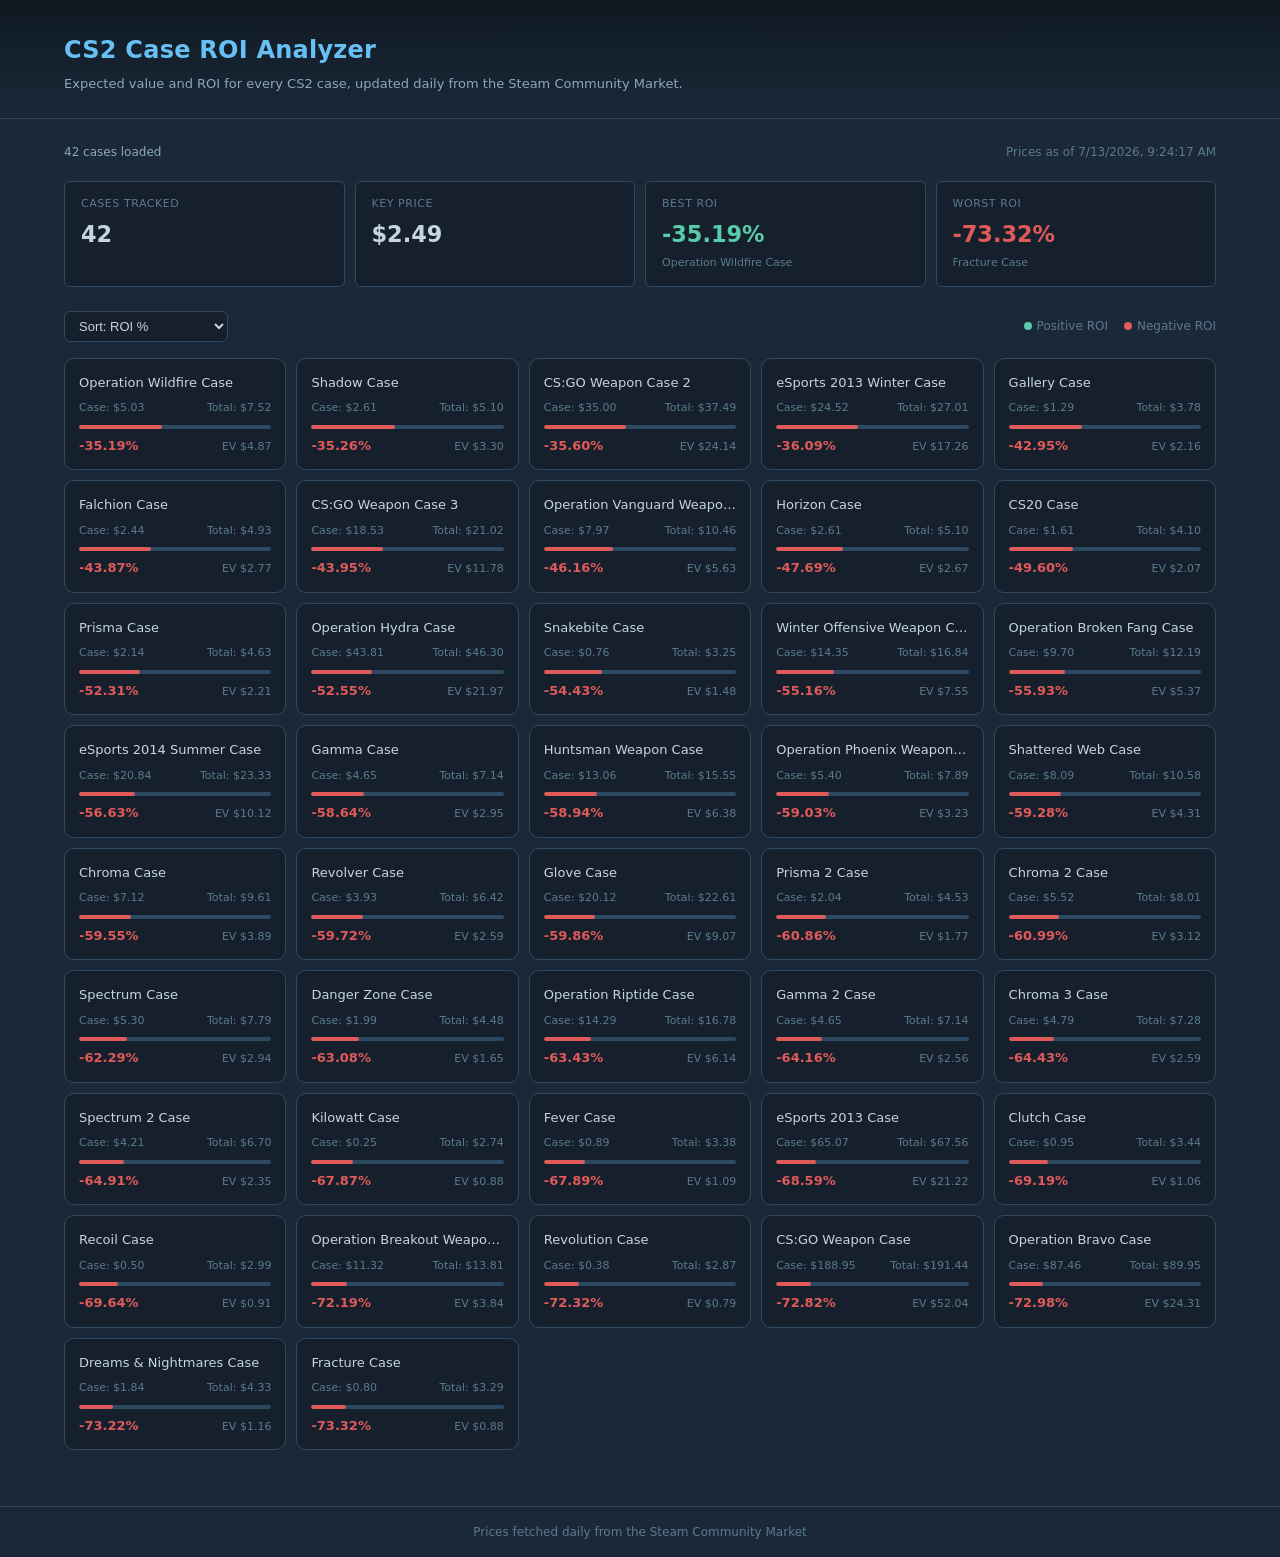
<file: index.html>
<!DOCTYPE html>
<html lang="en">
<head>
  <meta charset="UTF-8" />
  <meta name="viewport" content="width=device-width, initial-scale=1.0" />
  <title>CS2 Case ROI Analyzer</title>
  <link rel="stylesheet" href="style.css" />
</head>
<body>

  <!-- ── Header ────────────────────────────────────────────────────────────── -->
  <header>
    <div class="header-inner">
      <div class="header-title">
        <h1>CS2 Case ROI Analyzer</h1>
      </div>
      <p class="header-sub">
        Expected value and ROI for every CS2 case, updated daily from the Steam Community Market.
      </p>
    </div>
  </header>

  <!-- ── Main ──────────────────────────────────────────────────────────────── -->
  <main>

    <!-- Status bar -->
    <div class="status-bar">
      <span id="status-text" class="status-text">Loading prices...</span>
      <span id="last-updated" class="last-updated"></span>
    </div>

    <!-- Summary metrics -->
    <section class="metrics-row" id="metrics-row">
      <div class="metric-card">
        <div class="metric-label">Cases tracked</div>
        <div class="metric-value" id="metric-cases">--</div>
      </div>
      <div class="metric-card">
        <div class="metric-label">Key price</div>
        <div class="metric-value">$2.49</div>
      </div>
      <div class="metric-card">
        <div class="metric-label">Best ROI</div>
        <div class="metric-value positive" id="metric-best-roi">--</div>
        <div class="metric-sub" id="metric-best-name"></div>
      </div>
      <div class="metric-card">
        <div class="metric-label">Worst ROI</div>
        <div class="metric-value negative" id="metric-worst-roi">--</div>
        <div class="metric-sub" id="metric-worst-name"></div>
      </div>
    </section>

    <!-- Controls -->
    <section class="controls">
      <div class="controls-left">
        <label for="sort-select" class="sr-only">Sort cases by</label>
        <select id="sort-select">
          <option value="roi">Sort: ROI %</option>
          <option value="ev">Sort: Expected Value</option>
          <option value="price">Sort: Case Price</option>
          <option value="alpha">Sort: Alphabetical</option>
        </select>
      </div>
      <div class="controls-right">
        <span class="legend-item"><span class="legend-dot positive-bg"></span>Positive ROI</span>
        <span class="legend-item"><span class="legend-dot negative-bg"></span>Negative ROI</span>
      </div>
    </section>

    <!-- Case cards grid -->
    <section id="cards-section">
      <div id="cards-grid" class="cards-grid">
        <!-- Populated by app.js -->
        <div class="loading-placeholder">Loading case data...</div>
      </div>
    </section>

    <!-- Detail table -->
    <section id="detail-section" class="detail-section hidden">
      <div class="detail-header">
        <div>
          <h2 id="detail-title">--</h2>
          <p id="detail-meta" class="detail-meta"></p>
        </div>
        <div class="detail-summary">
          <div class="detail-stat">
            <div class="detail-stat-label">Expected Value</div>
            <div class="detail-stat-value" id="detail-ev">--</div>
          </div>
          <div class="detail-stat">
            <div class="detail-stat-label">Total Cost</div>
            <div class="detail-stat-value" id="detail-cost">--</div>
          </div>
          <div class="detail-stat">
            <div class="detail-stat-label">ROI</div>
            <div class="detail-stat-value" id="detail-roi">--</div>
          </div>
        </div>
      </div>

      <div class="table-wrapper">
        <table id="detail-table">
          <thead>
            <tr>
              <th>Item</th>
              <th>Rarity</th>
              <th class="align-right">Weighted Price</th>
              <th class="align-right">Drop Chance</th>
              <th class="align-right">EV Contribution</th>
            </tr>
          </thead>
          <tbody id="detail-tbody">
            <!-- Populated by app.js -->
          </tbody>
        </table>
      </div>

      <p class="detail-footnote">
        Weighted price = float-probability-weighted average across all valid wear conditions, after Steam's 15% market cut.
        Drop chance shown is per item (rarity rate divided equally among items of that rarity).
        Knives and gloves excluded from EV calculation.
      </p>
    </section>

  </main>

  <!-- ── Footer ────────────────────────────────────────────────────────────── -->
  <footer>
    <p>
      Prices fetched daily from the Steam Community Market

    </p>
  </footer>

  <script src="app.js"></script>

</body>
</html>
</file>
<file: style.css>
/* ── Reset & base ─────────────────────────────────────────────────────────── */

*, *::before, *::after {
  box-sizing: border-box;
  margin: 0;
  padding: 0;
}

:root {
  --bg-primary:      #1b2838;
  --bg-secondary:    #2a475e;
  --bg-card:         #16202d;
  --bg-card-hover:   #1e3247;
  --bg-card-active:  #1a3a5c;
  --border:          #2e4a63;
  --border-active:   #66c0f4;

  --text-primary:    #c6d4df;
  --text-secondary:  #8ba8bc;
  --text-muted:      #5a7a8f;

  --positive:        #57cbaa;
  --negative:        #e05a5a;
  --steam-blue:      #66c0f4;
  --steam-blue-dim:  #3a7aa8;

  --rarity-mil-spec:   #4b69ff;
  --rarity-restricted: #8847ff;
  --rarity-classified: #d32ee6;
  --rarity-covert:     #eb4b4b;

  --font: 'Segoe UI', system-ui, -apple-system, sans-serif;
  --radius: 6px;
  --radius-lg: 10px;
}

html {
  scroll-behavior: smooth;
}

body {
  background-color: var(--bg-primary);
  color: var(--text-primary);
  font-family: var(--font);
  font-size: 14px;
  line-height: 1.5;
  min-height: 100vh;
  display: flex;
  flex-direction: column;
}

.sr-only {
  position: absolute;
  width: 1px;
  height: 1px;
  overflow: hidden;
  clip: rect(0,0,0,0);
}

.hidden {
  display: none !important;
}

/* ── Header ──────────────────────────────────────────────────────────────── */

header {
  background: linear-gradient(180deg, #0e1921 0%, var(--bg-primary) 100%);
  border-bottom: 1px solid var(--border);
  padding: 2rem 0 1.5rem;
}

.header-inner {
  max-width: 1200px;
  margin: 0 auto;
  padding: 0 1.5rem;
}

.header-title {
  display: flex;
  align-items: center;
  gap: 0.6rem;
  margin-bottom: 0.4rem;
}

.header-icon {
  font-size: 1.4rem;
}

h1 {
  font-size: 1.5rem;
  font-weight: 600;
  color: var(--steam-blue);
  letter-spacing: 0.01em;
}

.header-sub {
  color: var(--text-secondary);
  font-size: 13px;
}

/* ── Main layout ─────────────────────────────────────────────────────────── */

main {
  max-width: 1200px;
  margin: 0 auto;
  padding: 1.5rem;
  flex: 1;
  width: 100%;
}

/* ── Status bar ──────────────────────────────────────────────────────────── */

.status-bar {
  display: flex;
  justify-content: space-between;
  align-items: center;
  margin-bottom: 1.25rem;
  font-size: 12px;
}

.status-text {
  color: var(--text-secondary);
}

.status-text.error {
  color: var(--negative);
}

.last-updated {
  color: var(--text-muted);
}

/* ── Metrics row ─────────────────────────────────────────────────────────── */

.metrics-row {
  display: grid;
  grid-template-columns: repeat(4, 1fr);
  gap: 10px;
  margin-bottom: 1.5rem;
}

.metric-card {
  background: var(--bg-card);
  border: 1px solid var(--border);
  border-radius: var(--radius);
  padding: 14px 16px;
}

.metric-label {
  font-size: 11px;
  color: var(--text-muted);
  text-transform: uppercase;
  letter-spacing: 0.05em;
  margin-bottom: 6px;
}

.metric-value {
  font-size: 1.4rem;
  font-weight: 600;
  color: var(--text-primary);
}

.metric-value.positive { color: var(--positive); }
.metric-value.negative { color: var(--negative); }

.metric-sub {
  font-size: 11px;
  color: var(--text-muted);
  margin-top: 3px;
  white-space: nowrap;
  overflow: hidden;
  text-overflow: ellipsis;
}

/* ── Controls ────────────────────────────────────────────────────────────── */

.controls {
  display: flex;
  justify-content: space-between;
  align-items: center;
  margin-bottom: 1rem;
  flex-wrap: wrap;
  gap: 8px;
}

select {
  background: var(--bg-card);
  border: 1px solid var(--border);
  border-radius: var(--radius);
  color: var(--text-primary);
  font-size: 13px;
  padding: 6px 10px;
  cursor: pointer;
}

select:focus {
  outline: none;
  border-color: var(--steam-blue);
}

.controls-right {
  display: flex;
  gap: 1rem;
  align-items: center;
}

.legend-item {
  display: flex;
  align-items: center;
  gap: 5px;
  font-size: 12px;
  color: var(--text-muted);
}

.legend-dot {
  width: 8px;
  height: 8px;
  border-radius: 50%;
}

.positive-bg { background: var(--positive); }
.negative-bg { background: var(--negative); }

/* ── Cards grid ──────────────────────────────────────────────────────────── */

.cards-grid {
  display: grid;
  grid-template-columns: repeat(auto-fill, minmax(210px, 1fr));
  gap: 10px;
  margin-bottom: 2rem;
}

.loading-placeholder {
  color: var(--text-muted);
  padding: 2rem;
  grid-column: 1 / -1;
}

.case-card {
  background: var(--bg-card);
  border: 1px solid var(--border);
  border-radius: var(--radius-lg);
  padding: 14px;
  cursor: pointer;
  transition: background 0.15s, border-color 0.15s;
  user-select: none;
}

.case-card:hover {
  background: var(--bg-card-hover);
  border-color: var(--steam-blue-dim);
}

.case-card.active {
  background: var(--bg-card-active);
  border-color: var(--border-active);
}

.case-card-name {
  font-size: 13px;
  font-weight: 500;
  color: var(--text-primary);
  margin-bottom: 8px;
  white-space: nowrap;
  overflow: hidden;
  text-overflow: ellipsis;
}

.case-card-prices {
  display: flex;
  justify-content: space-between;
  font-size: 11px;
  color: var(--text-muted);
  margin-bottom: 8px;
}

.roi-bar-track {
  height: 4px;
  background: var(--border);
  border-radius: 2px;
  margin-bottom: 7px;
  overflow: hidden;
}

.roi-bar-fill {
  height: 100%;
  border-radius: 2px;
  transition: width 0.3s ease;
}

.case-card-footer {
  display: flex;
  justify-content: space-between;
  align-items: baseline;
}

.roi-value {
  font-size: 13px;
  font-weight: 600;
}

.roi-value.positive { color: var(--positive); }
.roi-value.negative { color: var(--negative); }

.ev-value {
  font-size: 11px;
  color: var(--text-muted);
}

/* ── Detail section ──────────────────────────────────────────────────────── */

.detail-section {
  background: var(--bg-card);
  border: 1px solid var(--border);
  border-radius: var(--radius-lg);
  padding: 1.5rem;
  margin-bottom: 2rem;
}

.detail-header {
  display: flex;
  justify-content: space-between;
  align-items: flex-start;
  margin-bottom: 1.25rem;
  flex-wrap: wrap;
  gap: 1rem;
}

.detail-header h2 {
  font-size: 1.1rem;
  font-weight: 600;
  color: var(--steam-blue);
  margin-bottom: 4px;
}

.detail-meta {
  font-size: 12px;
  color: var(--text-muted);
}

.detail-summary {
  display: flex;
  gap: 2rem;
}

.detail-stat-label {
  font-size: 11px;
  color: var(--text-muted);
  text-transform: uppercase;
  letter-spacing: 0.05em;
  margin-bottom: 3px;
}

.detail-stat-value {
  font-size: 1.1rem;
  font-weight: 600;
  color: var(--text-primary);
}

.detail-stat-value.positive { color: var(--positive); }
.detail-stat-value.negative { color: var(--negative); }

/* ── Table ───────────────────────────────────────────────────────────────── */

.table-wrapper {
  overflow-x: auto;
}

table {
  width: 100%;
  border-collapse: collapse;
  font-size: 13px;
}

thead th {
  text-align: left;
  font-size: 11px;
  font-weight: 500;
  color: var(--text-muted);
  text-transform: uppercase;
  letter-spacing: 0.05em;
  padding: 8px 10px;
  border-bottom: 1px solid var(--border);
}

thead th.align-right {
  text-align: right;
}

tbody td {
  padding: 8px 10px;
  border-bottom: 1px solid var(--border);
  color: var(--text-primary);
  vertical-align: middle;
}

tbody tr:last-child td {
  border-bottom: none;
}

tbody tr:hover td {
  background: rgba(102, 192, 244, 0.04);
}

td.align-right {
  text-align: right;
}

.item-name {
  font-weight: 400;
}

.stattrak-label {
  color: #cf6a32;
  font-size: 12px;
}

/* Rarity pills */
.rarity-pill {
  display: inline-block;
  font-size: 11px;
  font-weight: 500;
  padding: 2px 8px;
  border-radius: 999px;
}

.rarity-mil-spec   { background: rgba(75,  105, 255, 0.15); color: #7b8fff; }
.rarity-restricted { background: rgba(136,  71, 255, 0.15); color: #b57fff; }
.rarity-classified { background: rgba(211,  46, 230, 0.15); color: #e67fff; }
.rarity-covert     { background: rgba(235,  75,  75, 0.15); color: #ff8080; }

.ev-contrib-cell {
  display: flex;
  align-items: center;
  justify-content: flex-end;
  gap: 8px;
}

.ev-contrib-bar-track {
  width: 60px;
  height: 4px;
  background: var(--border);
  border-radius: 2px;
  overflow: hidden;
  flex-shrink: 0;
}

.ev-contrib-bar-fill {
  height: 100%;
  background: var(--steam-blue);
  border-radius: 2px;
}

.detail-footnote {
  margin-top: 1rem;
  font-size: 11px;
  color: var(--text-muted);
  line-height: 1.6;
  border-top: 1px solid var(--border);
  padding-top: 0.75rem;
}

/* ── Footer ──────────────────────────────────────────────────────────────── */

footer {
  border-top: 1px solid var(--border);
  padding: 1rem 1.5rem;
  text-align: center;
  font-size: 12px;
  color: var(--text-muted);
}

/* ── Responsive ──────────────────────────────────────────────────────────── */

@media (max-width: 700px) {
  .metrics-row {
    grid-template-columns: repeat(2, 1fr);
  }

  .detail-summary {
    gap: 1rem;
  }

  .detail-header {
    flex-direction: column;
  }
}

@media (max-width: 480px) {
  .metrics-row {
    grid-template-columns: 1fr 1fr;
  }

  .cards-grid {
    grid-template-columns: 1fr 1fr;
  }
}
</file>
